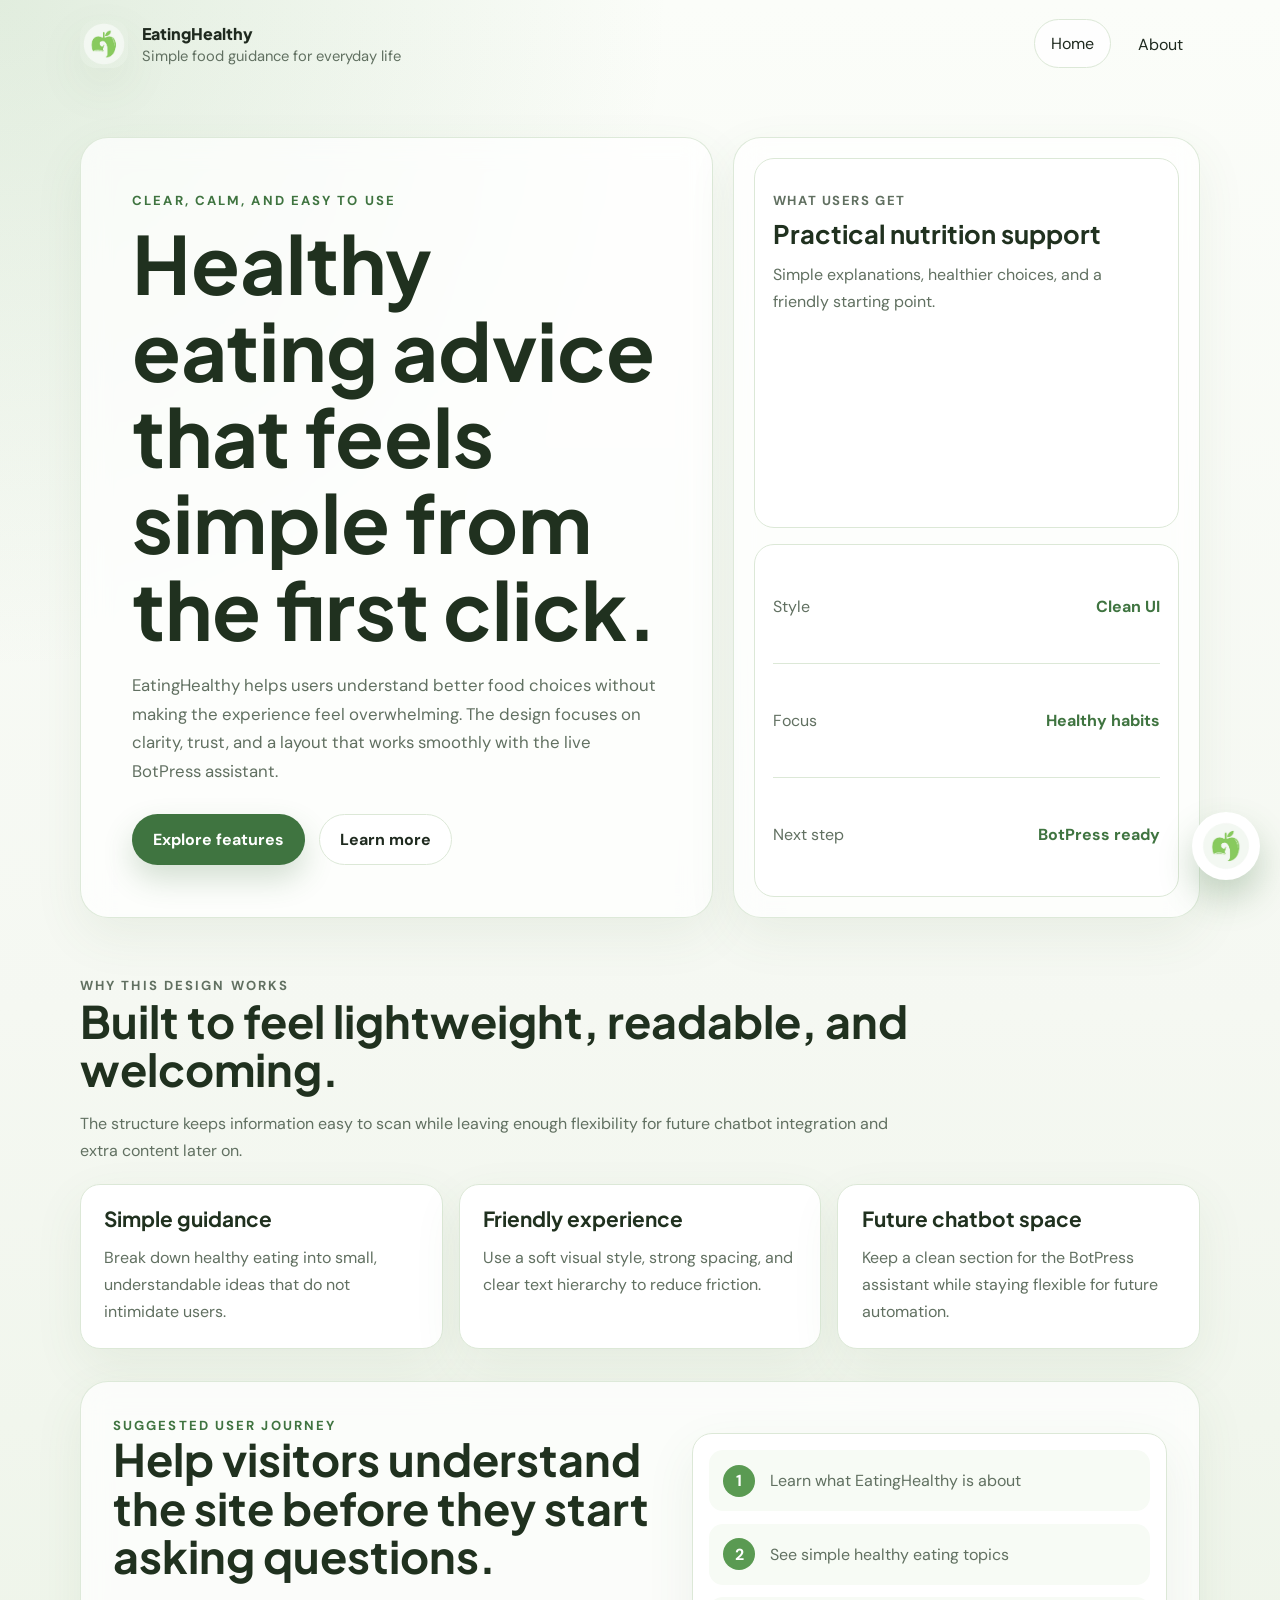
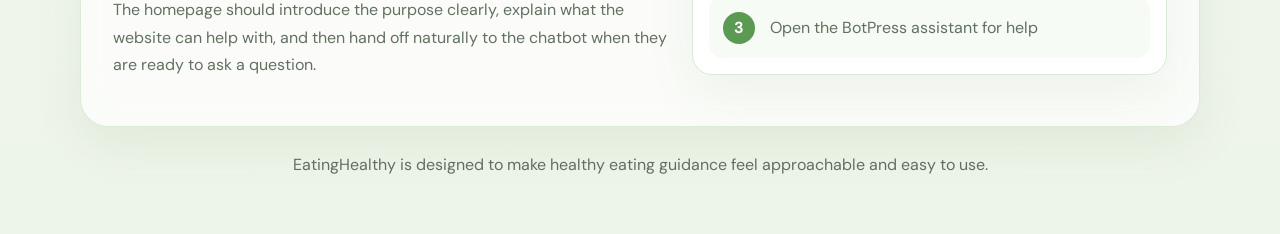
<file: index.html>
<!doctype html>
<html lang="en">
  <head>
    <meta charset="UTF-8" />
    <meta name="viewport" content="width=device-width, initial-scale=1.0" />
    <title>EatingHealthy | Simple Nutrition Guidance</title>
    <meta
      name="description"
      content="EatingHealthy is a clean, student-friendly website that makes healthy eating guidance easier to understand and prepares space for future chatbot support."
    />
    <link rel="preconnect" href="https://fonts.googleapis.com" />
    <link rel="preconnect" href="https://fonts.gstatic.com" crossorigin />
    <link
      href="https://fonts.googleapis.com/css2?family=DM+Sans:wght@400;500;700&family=Plus+Jakarta+Sans:wght@500;700;800&display=swap"
      rel="stylesheet"
    />
    <link rel="icon" type="image/png" href="images/NutriGuide round.png" />
    <link rel="stylesheet" href="styles.css" />
  </head>
  <body>
    <a class="skip-link" href="#main">Skip to content</a>

    <div class="page-shell">
      <header class="site-header">
        <a class="brand" href="index.html" aria-label="EatingHealthy home">
          <img
            class="brand-mark"
            src="images/NutriGuide round.png"
            alt="NutriGuide logo"
          />
          <span class="brand-copy">
            <span class="brand-name">EatingHealthy</span>
            <span class="brand-tagline">Simple food guidance for everyday life</span>
          </span>
        </a>

        <nav class="site-nav" aria-label="Primary">
          <a href="index.html" aria-current="page">Home</a>
          <a href="about.html">About</a>
        </nav>
      </header>

      <main id="main">
        <section class="hero">
          <div class="hero-copy">
            <p class="eyebrow">Clear, calm, and easy to use</p>
            <h1>Healthy eating advice that feels simple from the first click.</h1>
            <p class="lead">
              EatingHealthy helps users understand better food choices without
              making the experience feel overwhelming. The design focuses on clarity,
              trust, and a layout that works smoothly with the live BotPress assistant.
            </p>

            <div class="hero-actions">
              <a class="button button-primary" href="#features">Explore features</a>
              <a class="button button-secondary" href="about.html">Learn more</a>
            </div>
          </div>

          <aside class="hero-panel" aria-label="Quick overview">
            <div class="panel-card">
              <p class="panel-label">What users get</p>
              <h2>Practical nutrition support</h2>
              <p>Simple explanations, healthier choices, and a friendly starting point.</p>
            </div>

            <div class="panel-stats">
              <div>
                <span>Style</span>
                <strong>Clean UI</strong>
              </div>
              <div>
                <span>Focus</span>
                <strong>Healthy habits</strong>
              </div>
              <div>
                <span>Next step</span>
                <strong>BotPress ready</strong>
              </div>
            </div>
          </aside>
        </section>

        <section class="section" id="features">
          <div class="section-heading">
            <p class="eyebrow">Why this design works</p>
            <h2>Built to feel lightweight, readable, and welcoming.</h2>
            <p>
              The structure keeps information easy to scan while leaving enough flexibility
              for future chatbot integration and extra content later on.
            </p>
          </div>

          <div class="card-grid">
            <article class="info-card">
              <h3>Simple guidance</h3>
              <p>
                Break down healthy eating into small, understandable ideas that do not intimidate users.
              </p>
            </article>
            <article class="info-card">
              <h3>Friendly experience</h3>
              <p>
                Use a soft visual style, strong spacing, and clear text hierarchy to reduce friction.
              </p>
            </article>
            <article class="info-card">
              <h3>Future chatbot space</h3>
              <p>
                Keep a clean section for the BotPress assistant while staying flexible for future automation.
              </p>
            </article>
          </div>
        </section>

        <section class="section section-band">
          <div class="split-layout">
            <div>
              <p class="eyebrow">Suggested user journey</p>
              <h2>Help visitors understand the site before they start asking questions.</h2>
              <p class="body-copy">
                The homepage should introduce the purpose clearly, explain what the website can help with,
                and then hand off naturally to the chatbot when they are ready to ask a question.
              </p>
            </div>

            <div class="journey-card">
              <div class="journey-step">
                <span>1</span>
                <p>Learn what EatingHealthy is about</p>
              </div>
              <div class="journey-step">
                <span>2</span>
                <p>See simple healthy eating topics</p>
              </div>
              <div class="journey-step">
                <span>3</span>
                <p>Open the BotPress assistant for help</p>
              </div>
            </div>
          </div>
        </section>

      </main>

      <footer class="site-footer">
        <p>EatingHealthy is designed to make healthy eating guidance feel approachable and easy to use.</p>
      </footer>
    </div>

    <div class="chat-widget">
      <button
        class="chat-toggle"
        type="button"
        aria-expanded="false"
        aria-controls="chat-panel"
        aria-label="Open chat assistant"
      >
        <img
          class="chat-toggle-icon"
          src="images/NutriGuide round.png"
          alt=""
          aria-hidden="true"
        />
      </button>

      <section class="chat-panel" id="chat-panel" aria-label="EatingHealthy chat assistant" hidden>
        <div class="chat-panel-header">
          <div class="chat-panel-heading">
            <img
              class="chat-panel-icon"
              src="images/NutriGuide round.png"
              alt="NutriGuide logo"
            />
            <div>
              <p class="chat-panel-title">EatingHealthy Assistant</p>
              <p class="chat-panel-subtitle">Ask healthy eating questions anytime.</p>
            </div>
          </div>
          <button class="chat-close" type="button" aria-label="Close chat assistant">×</button>
        </div>

        <iframe
          class="chat-embed"
          src="https://cdn.botpress.cloud/webchat/v3.6/shareable.html?configUrl=https://files.bpcontent.cloud/2026/07/05/16/20260705163615-MKP40SN4.json"
          title="EatingHealthy BotPress Chat"
          loading="lazy"
        ></iframe>
      </section>
    </div>

    <script src="script.js"></script>
  </body>
</html>
</file>
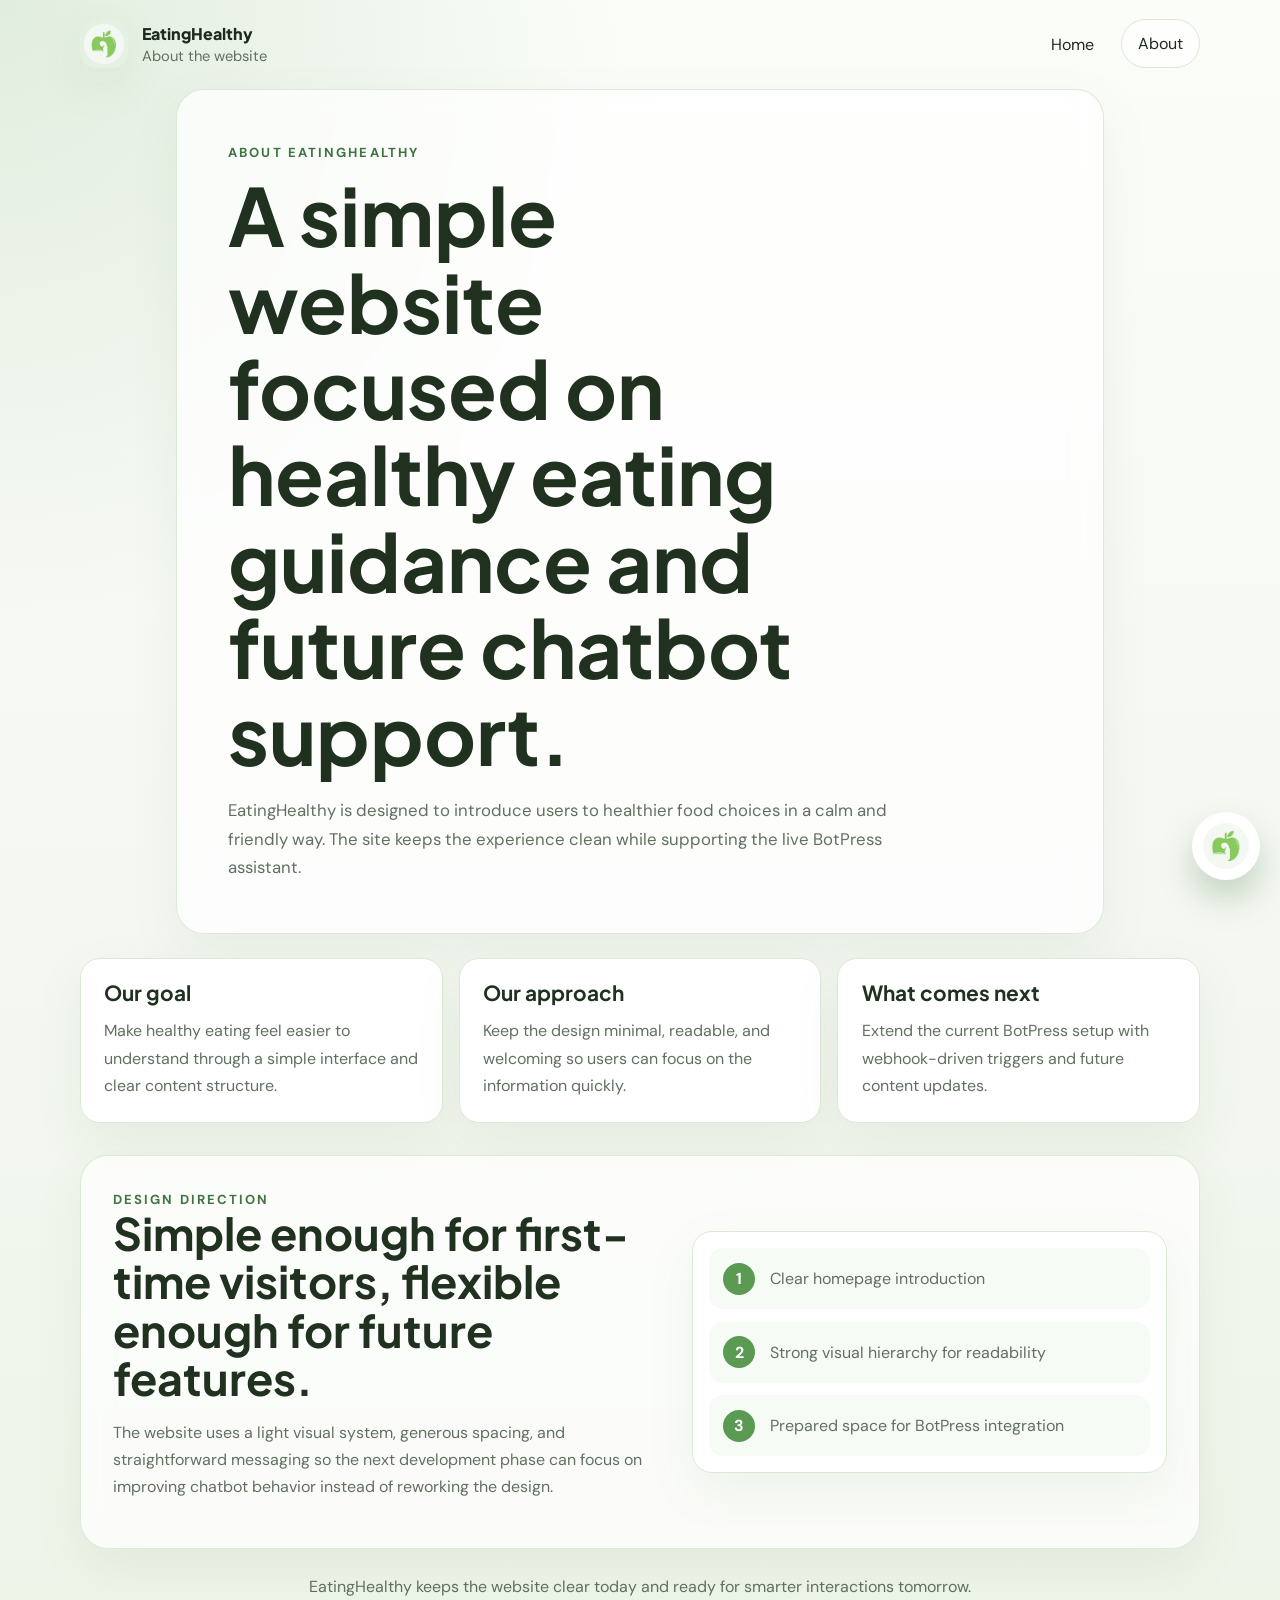
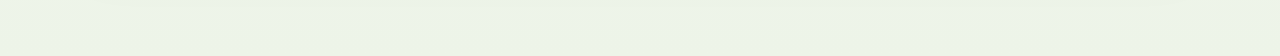
<file: about.html>
<!doctype html>
<html lang="en">
  <head>
    <meta charset="UTF-8" />
    <meta name="viewport" content="width=device-width, initial-scale=1.0" />
    <title>About | EatingHealthy</title>
    <meta
      name="description"
      content="Learn about the EatingHealthy project, its goals, and the simple approach behind the website design."
    />
    <link rel="preconnect" href="https://fonts.googleapis.com" />
    <link rel="preconnect" href="https://fonts.gstatic.com" crossorigin />
    <link
      href="https://fonts.googleapis.com/css2?family=DM+Sans:wght@400;500;700&family=Plus+Jakarta+Sans:wght@500;700;800&display=swap"
      rel="stylesheet"
    />
    <link rel="icon" type="image/png" href="images/NutriGuide round.png" />
    <link rel="stylesheet" href="styles.css" />
  </head>
  <body>
    <a class="skip-link" href="#main">Skip to content</a>

    <div class="page-shell">
      <header class="site-header">
        <a class="brand" href="index.html" aria-label="EatingHealthy home">
          <img
            class="brand-mark"
            src="images/NutriGuide round.png"
            alt="NutriGuide logo"
          />
          <span class="brand-copy">
            <span class="brand-name">EatingHealthy</span>
            <span class="brand-tagline">About the website</span>
          </span>
        </a>

        <nav class="site-nav" aria-label="Primary">
          <a href="index.html">Home</a>
          <a href="about.html" aria-current="page">About</a>
        </nav>
      </header>

      <main id="main">
        <section class="page-hero">
          <p class="eyebrow">About EatingHealthy</p>
          <h1>A simple website focused on healthy eating guidance and future chatbot support.</h1>
          <p class="lead">
            EatingHealthy is designed to introduce users to healthier food choices in a calm and friendly way.
            The site keeps the experience clean while supporting the live BotPress assistant.
          </p>
        </section>

        <section class="section">
          <div class="card-grid">
            <article class="info-card">
              <h3>Our goal</h3>
              <p>
                Make healthy eating feel easier to understand through a simple interface and clear content structure.
              </p>
            </article>
            <article class="info-card">
              <h3>Our approach</h3>
              <p>
                Keep the design minimal, readable, and welcoming so users can focus on the information quickly.
              </p>
            </article>
            <article class="info-card">
              <h3>What comes next</h3>
              <p>
                Extend the current BotPress setup with webhook-driven triggers and future content updates.
              </p>
            </article>
          </div>
        </section>

        <section class="section section-band">
          <div class="split-layout">
            <div>
              <p class="eyebrow">Design direction</p>
              <h2>Simple enough for first-time visitors, flexible enough for future features.</h2>
              <p class="body-copy">
                The website uses a light visual system, generous spacing, and straightforward messaging
                so the next development phase can focus on improving chatbot behavior instead of reworking the design.
              </p>
            </div>

            <div class="journey-card">
              <div class="journey-step">
                <span>1</span>
                <p>Clear homepage introduction</p>
              </div>
              <div class="journey-step">
                <span>2</span>
                <p>Strong visual hierarchy for readability</p>
              </div>
              <div class="journey-step">
                <span>3</span>
                <p>Prepared space for BotPress integration</p>
              </div>
            </div>
          </div>
        </section>
      </main>

      <footer class="site-footer">
        <p>EatingHealthy keeps the website clear today and ready for smarter interactions tomorrow.</p>
      </footer>
    </div>

    <div class="chat-widget">
      <button
        class="chat-toggle"
        type="button"
        aria-expanded="false"
        aria-controls="chat-panel"
        aria-label="Open chat assistant"
      >
        <img
          class="chat-toggle-icon"
          src="images/NutriGuide round.png"
          alt=""
          aria-hidden="true"
        />
      </button>

      <section class="chat-panel" id="chat-panel" aria-label="EatingHealthy chat assistant" hidden>
        <div class="chat-panel-header">
          <div class="chat-panel-heading">
            <img
              class="chat-panel-icon"
              src="images/NutriGuide round.png"
              alt="NutriGuide logo"
            />
            <div>
              <p class="chat-panel-title">EatingHealthy Assistant</p>
              <p class="chat-panel-subtitle">Ask healthy eating questions anytime.</p>
            </div>
          </div>
          <button class="chat-close" type="button" aria-label="Close chat assistant">×</button>
        </div>

        <iframe
          class="chat-embed"
          src="https://cdn.botpress.cloud/webchat/v3.6/shareable.html?configUrl=https://files.bpcontent.cloud/2026/07/05/16/20260705163615-MKP40SN4.json"
          title="EatingHealthy BotPress Chat"
          loading="lazy"
        ></iframe>
      </section>
    </div>

    <script src="script.js"></script>
  </body>
</html>
</file>
<file: styles.css>
:root {
  color-scheme: light;
  --bg: #f5f8f2;
  --bg-soft: #edf5e8;
  --surface: #ffffff;
  --surface-muted: #f7fbf5;
  --text: #1f2a1f;
  --muted: #617061;
  --line: #dce8d7;
  --brand: #5a9a52;
  --brand-deep: #3f7440;
  --accent: #eef7ea;
  --shadow: 0 18px 50px rgba(72, 112, 69, 0.08);
  --radius-lg: 28px;
  --radius-md: 20px;
  --radius-sm: 14px;
  --container: min(1120px, calc(100% - 2rem));
}

* {
  box-sizing: border-box;
}

html {
  scroll-behavior: smooth;
}

body {
  margin: 0;
  font-family: "DM Sans", system-ui, sans-serif;
  color: var(--text);
  background:
    radial-gradient(circle at top left, rgba(90, 154, 82, 0.16), transparent 30%),
    linear-gradient(180deg, #fbfdf9 0%, var(--bg) 55%, #edf4e8 100%);
}

a {
  color: inherit;
  text-decoration: none;
}

img {
  display: block;
  max-width: 100%;
}

.skip-link {
  position: absolute;
  left: 1rem;
  top: -3rem;
  z-index: 20;
  padding: 0.75rem 1rem;
  border-radius: 999px;
  background: var(--brand-deep);
  color: #ffffff;
}

.skip-link:focus {
  top: 1rem;
}

.page-shell {
  min-height: 100vh;
}

.site-header,
.hero,
.section,
.page-hero,
.site-footer {
  width: var(--container);
  margin-inline: auto;
}

.site-header {
  display: flex;
  align-items: center;
  justify-content: space-between;
  gap: 1rem;
  padding: 1.25rem 0;
}

.brand {
  display: inline-flex;
  align-items: center;
  gap: 0.9rem;
}

.brand-mark {
  width: 3rem;
  height: 3rem;
  flex: 0 0 3rem;
  object-fit: cover;
  border-radius: 1rem;
  box-shadow: var(--shadow);
}

.brand-copy {
  display: grid;
  gap: 0.15rem;
}

.brand-name,
.brand-tagline,
.eyebrow,
.panel-label,
.panel-stats span {
  margin: 0;
}

.brand-name {
  font-family: "Plus Jakarta Sans", system-ui, sans-serif;
  font-weight: 800;
  font-size: 1rem;
}

.brand-tagline {
  color: var(--muted);
  font-size: 0.92rem;
}

.site-nav {
  display: flex;
  gap: 0.65rem;
  flex-wrap: wrap;
}

.site-nav a {
  padding: 0.8rem 1rem;
  border-radius: 999px;
  border: 1px solid transparent;
  transition: background-color 160ms ease, border-color 160ms ease, transform 160ms ease;
}

.site-nav a:hover,
.site-nav a[aria-current="page"] {
  background: rgba(255, 255, 255, 0.8);
  border-color: var(--line);
  transform: translateY(-1px);
}

.hero,
.page-hero {
  padding: 3rem 0 2rem;
}

.hero {
  display: grid;
  grid-template-columns: minmax(0, 1.15fr) minmax(280px, 0.85fr);
  gap: 1.25rem;
  align-items: stretch;
}

.hero-copy,
.hero-panel,
.info-card,
.journey-card,
.chatbot-shell,
.page-hero,
.section-band {
  background: rgba(255, 255, 255, 0.72);
  backdrop-filter: blur(14px);
  border: 1px solid rgba(220, 232, 215, 0.95);
  box-shadow: var(--shadow);
}

.hero-copy,
.hero-panel,
.page-hero,
.chatbot-shell,
.section-band {
  border-radius: var(--radius-lg);
}

.hero-copy,
.page-hero {
  padding: clamp(1.75rem, 4vw, 3.25rem);
}

.hero-panel,
.chatbot-shell {
  padding: 1.25rem;
}

.eyebrow {
  display: inline-block;
  color: var(--brand-deep);
  font-size: 0.82rem;
  font-weight: 700;
  text-transform: uppercase;
  letter-spacing: 0.16em;
}

h1,
h2,
h3 {
  margin: 0;
  font-family: "Plus Jakarta Sans", system-ui, sans-serif;
  color: #20311f;
  line-height: 1.08;
}

h1 {
  max-width: 11ch;
  margin-top: 0.65rem;
  font-size: clamp(2.8rem, 7vw, 5rem);
}

h2 {
  font-size: clamp(1.9rem, 4vw, 2.8rem);
}

h3 {
  font-size: 1.3rem;
}

.lead,
.body-copy,
.section-heading p,
.panel-card p,
.info-card p,
.journey-step p,
.chatbot-copy p,
.chat-message,
.site-footer p {
  color: var(--muted);
  line-height: 1.7;
}

.lead {
  max-width: 60ch;
  margin: 1.2rem 0 0;
  font-size: 1.05rem;
}

.hero-actions {
  display: flex;
  gap: 0.85rem;
  flex-wrap: wrap;
  margin-top: 1.8rem;
}

.button {
  display: inline-flex;
  align-items: center;
  justify-content: center;
  min-height: 3.2rem;
  padding: 0.85rem 1.25rem;
  border-radius: 999px;
  border: 1px solid transparent;
  font-weight: 700;
  transition: transform 160ms ease, box-shadow 160ms ease, background-color 160ms ease;
}

.button:hover {
  transform: translateY(-1px);
}

.button-primary {
  background: var(--brand-deep);
  color: #ffffff;
  box-shadow: 0 14px 30px rgba(63, 116, 64, 0.22);
}

.button-secondary {
  background: #ffffff;
  border-color: var(--line);
}

.hero-panel {
  display: grid;
  gap: 1rem;
}

.panel-card,
.panel-stats,
.chat-window,
.info-card,
.journey-card {
  background: var(--surface);
  border: 1px solid var(--line);
}

.panel-card,
.panel-stats,
.chat-window {
  border-radius: var(--radius-md);
  padding: 1.15rem;
}

.panel-label {
  color: var(--brand-deep);
  font-size: 0.82rem;
  font-weight: 700;
  text-transform: uppercase;
  letter-spacing: 0.12em;
}

.panel-card h2 {
  font-size: 1.6rem;
  margin-top: 0.5rem;
}

.panel-card p {
  margin: 0.8rem 0 0;
}

.panel-stats {
  display: grid;
  gap: 0.85rem;
}

.panel-stats div {
  display: flex;
  justify-content: space-between;
  align-items: center;
  gap: 1rem;
  padding-bottom: 0.85rem;
  border-bottom: 1px solid var(--line);
}

.panel-stats div:last-child {
  padding-bottom: 0;
  border-bottom: 0;
}

.panel-stats span {
  color: var(--muted);
}

.panel-stats strong {
  color: var(--brand-deep);
}

.section {
  padding: 1.5rem 0 2rem;
}

.section-heading {
  max-width: 52rem;
  margin-bottom: 1.25rem;
}

.card-grid {
  display: grid;
  grid-template-columns: repeat(3, minmax(0, 1fr));
  gap: 1rem;
}

.info-card {
  padding: 1.45rem;
  border-radius: var(--radius-md);
}

.info-card p {
  margin: 0.8rem 0 0;
}

.section-band {
  padding: clamp(1.5rem, 3vw, 2rem);
}

.split-layout {
  display: grid;
  grid-template-columns: minmax(0, 1fr) minmax(280px, 0.85fr);
  gap: 1.25rem;
  align-items: center;
}

.journey-card {
  display: grid;
  gap: 0.8rem;
  padding: 1rem;
  border-radius: var(--radius-md);
}

.journey-step {
  display: grid;
  grid-template-columns: auto 1fr;
  gap: 0.9rem;
  align-items: center;
  padding: 0.9rem;
  border-radius: var(--radius-sm);
  background: var(--surface-muted);
}

.journey-step span {
  width: 2rem;
  height: 2rem;
  display: grid;
  place-items: center;
  border-radius: 999px;
  background: var(--brand);
  color: #ffffff;
  font-weight: 700;
}

.journey-step p {
  margin: 0;
}

.chatbot-shell {
  display: grid;
  grid-template-columns: minmax(0, 1fr) minmax(260px, 0.9fr);
  gap: 1.25rem;
  align-items: center;
}

.chat-window {
  padding: 0;
  overflow: hidden;
}

.chat-window-top {
  display: flex;
  gap: 0.4rem;
  padding: 0.9rem 1rem;
  background: var(--surface-muted);
  border-bottom: 1px solid var(--line);
}

.chat-dot {
  width: 0.7rem;
  height: 0.7rem;
  border-radius: 999px;
  background: #b7cdb0;
}

.chat-message {
  margin: 1rem;
  padding: 0.9rem 1rem;
  border-radius: 1rem;
  background: #f5f8f3;
}

.chat-message-brand {
  background: #e8f5e4;
  color: #254628;
}

.page-hero {
  max-width: 58rem;
}

.site-footer {
  padding: 0.5rem 0 2.5rem;
  text-align: center;
}

.chat-widget {
  position: fixed;
  right: 1.25rem;
  bottom: 1.25rem;
  z-index: 50;
  display: grid;
  justify-items: end;
  gap: 0.85rem;
}

.chat-toggle,
.chat-close {
  border: 0;
  font: inherit;
  cursor: pointer;
}

.chat-toggle {
  width: 4.25rem;
  height: 4.25rem;
  padding: 0.45rem;
  border-radius: 999px;
  display: grid;
  place-items: center;
  background: #ffffff;
  box-shadow: 0 18px 34px rgba(63, 116, 64, 0.28);
  transition: transform 160ms ease, box-shadow 160ms ease;
}

.chat-toggle-icon {
  width: 100%;
  height: 100%;
  object-fit: cover;
  border-radius: 999px;
}

.chat-toggle:hover,
.chat-toggle:focus-visible {
  transform: translateY(-2px);
  box-shadow: 0 22px 38px rgba(63, 116, 64, 0.34);
}

.chat-panel {
  width: min(380px, calc(100vw - 1.5rem));
  height: min(640px, calc(100vh - 7rem));
  display: grid;
  grid-template-rows: auto 1fr;
  overflow: hidden;
  border-radius: 24px;
  background: rgba(255, 255, 255, 0.98);
  border: 1px solid var(--line);
  box-shadow: 0 28px 60px rgba(31, 42, 31, 0.18);
}

.chat-panel[hidden] {
  display: none;
}

.chat-panel-header {
  display: flex;
  align-items: flex-start;
  justify-content: space-between;
  gap: 1rem;
  padding: 1rem 1rem 0.85rem;
  background: linear-gradient(180deg, #f4faef 0%, #ffffff 100%);
  border-bottom: 1px solid var(--line);
}

.chat-panel-heading {
  display: flex;
  align-items: center;
  gap: 0.75rem;
}

.chat-panel-icon {
  width: 2.75rem;
  height: 2.75rem;
  flex: 0 0 2.75rem;
  object-fit: cover;
  border-radius: 999px;
}

.chat-panel-title,
.chat-panel-subtitle {
  margin: 0;
}

.chat-panel-title {
  font-family: "Plus Jakarta Sans", system-ui, sans-serif;
  font-weight: 700;
  color: #20311f;
}

.chat-panel-subtitle {
  margin-top: 0.2rem;
  color: var(--muted);
  font-size: 0.92rem;
}

.chat-close {
  width: 2.25rem;
  height: 2.25rem;
  border-radius: 999px;
  background: var(--surface-muted);
  color: var(--brand-deep);
  font-size: 1.4rem;
  line-height: 1;
}

.chat-embed {
  width: 100%;
  height: 100%;
  border: 0;
  background: #ffffff;
}

@media (max-width: 900px) {
  .hero,
  .card-grid,
  .split-layout,
  .chatbot-shell {
    grid-template-columns: 1fr;
  }

  .site-header {
    flex-direction: column;
    align-items: flex-start;
  }

  h1 {
    max-width: none;
  }
}

@media (max-width: 640px) {
  :root {
    --container: min(1120px, calc(100% - 1.25rem));
  }

  .site-nav {
    width: 100%;
  }

  .site-nav a {
    flex: 1 1 0;
    text-align: center;
  }

  .hero-copy,
  .page-hero,
  .hero-panel,
  .chatbot-shell,
  .section-band {
    border-radius: 22px;
  }

  h1 {
    font-size: clamp(2.2rem, 13vw, 3.4rem);
  }

  .chat-widget {
    right: 0.75rem;
    bottom: 0.75rem;
  }

  .chat-toggle {
    width: 3.8rem;
    height: 3.8rem;
  }

  .chat-panel {
    width: min(100vw - 1rem, 380px);
    height: min(70vh, 560px);
  }
}
</file>
